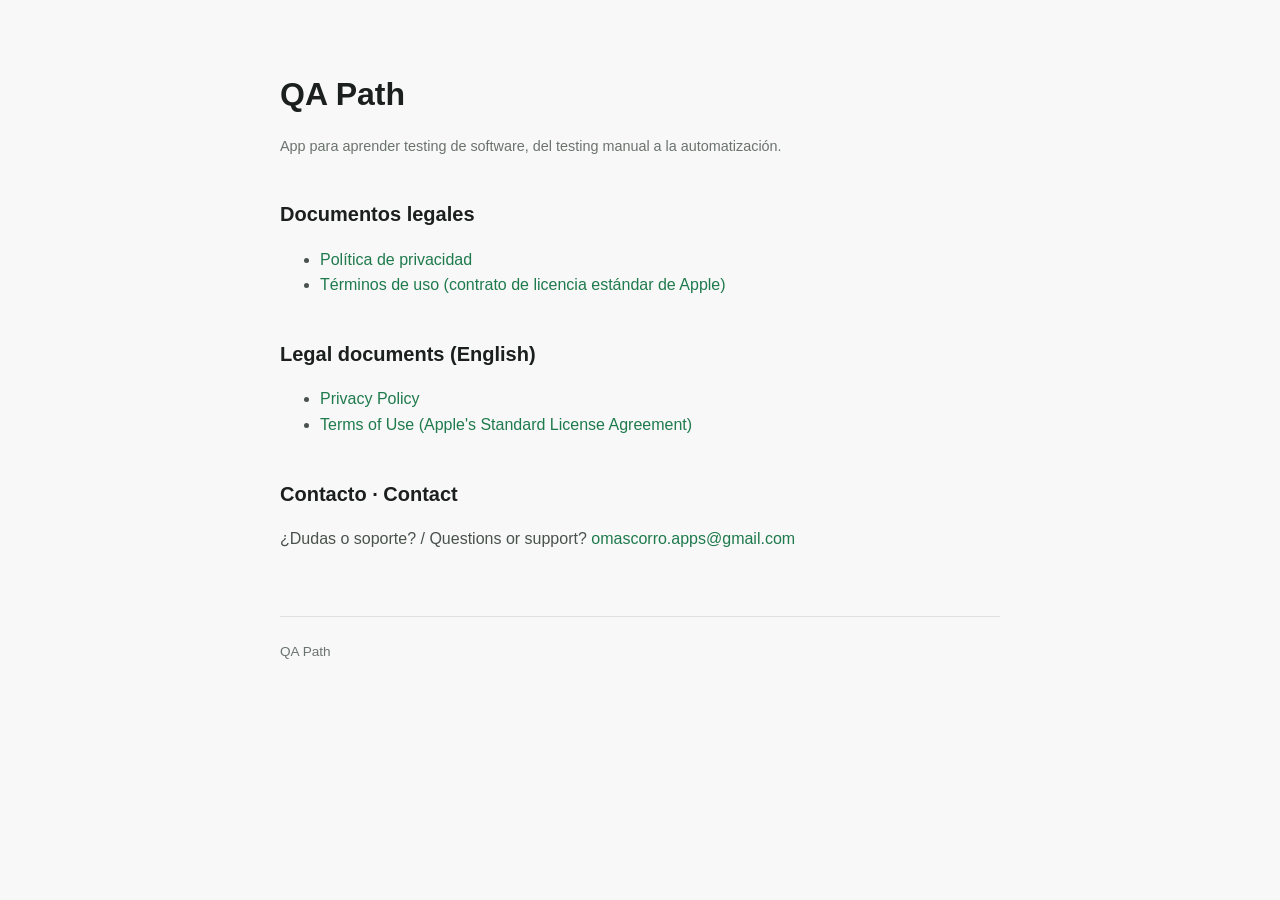
<file: index.html>
<!DOCTYPE html>
<html lang="es-MX">
<head>
<meta charset="UTF-8">
<meta name="viewport" content="width=device-width, initial-scale=1.0">
<title>QA Path — Información legal</title>
<link rel="stylesheet" href="style.css">
</head>
<body>
<main>
  <h1>QA Path</h1>
  <p class="updated">App para aprender testing de software, del testing manual a la automatización.</p>

  <h2>Documentos legales</h2>
  <ul>
    <li><a href="privacidad.html">Política de privacidad</a></li>
    <li><a href="https://www.apple.com/legal/internet-services/itunes/dev/stdeula/">Términos de uso (contrato de licencia estándar de Apple)</a></li>
  </ul>

  <h2>Legal documents (English)</h2>
  <ul>
    <li><a href="privacy.html">Privacy Policy</a></li>
    <li><a href="https://www.apple.com/legal/internet-services/itunes/dev/stdeula/">Terms of Use (Apple's Standard License Agreement)</a></li>
  </ul>

  <h2>Contacto · Contact</h2>
  <p>¿Dudas o soporte? / Questions or support? <a href="mailto:omascorro.apps@gmail.com?subject=QA%20Path">omascorro.apps@gmail.com</a></p>

  <footer>QA Path</footer>
</main>
</body>
</html>
</file>
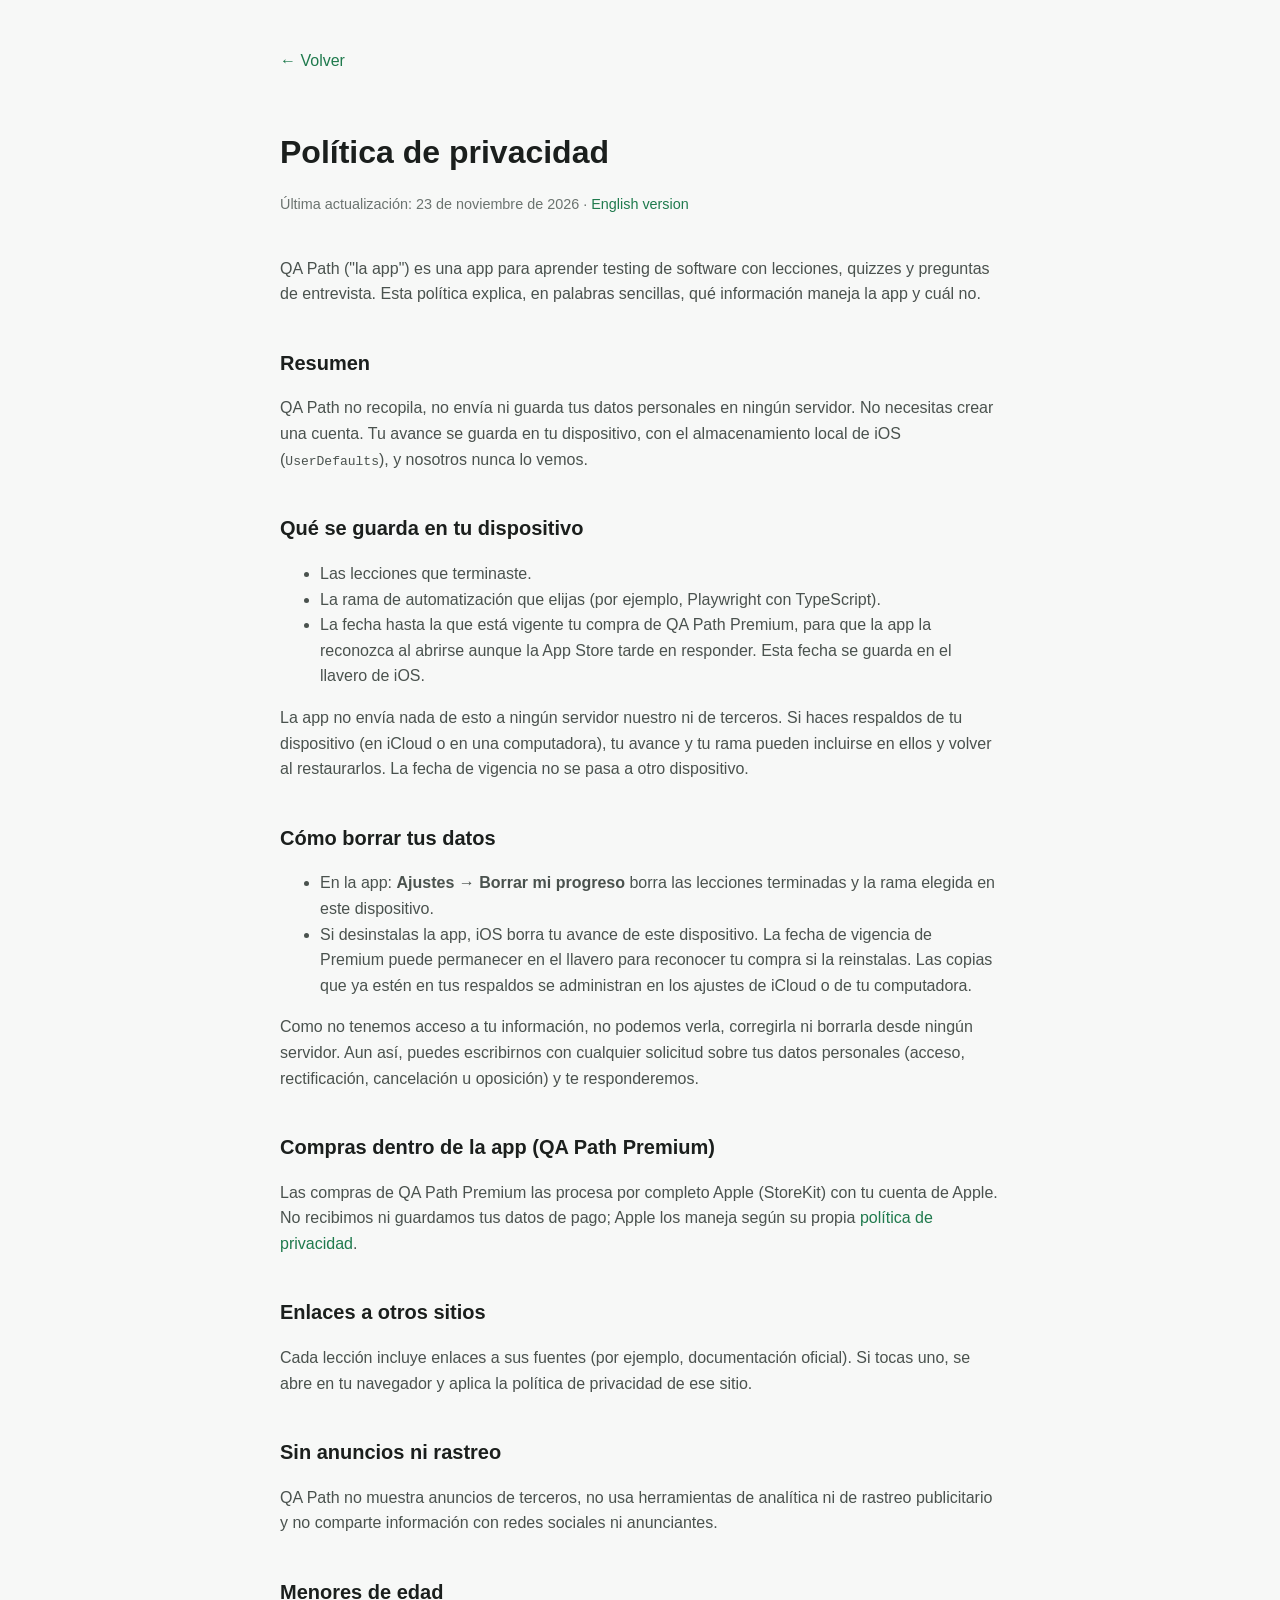
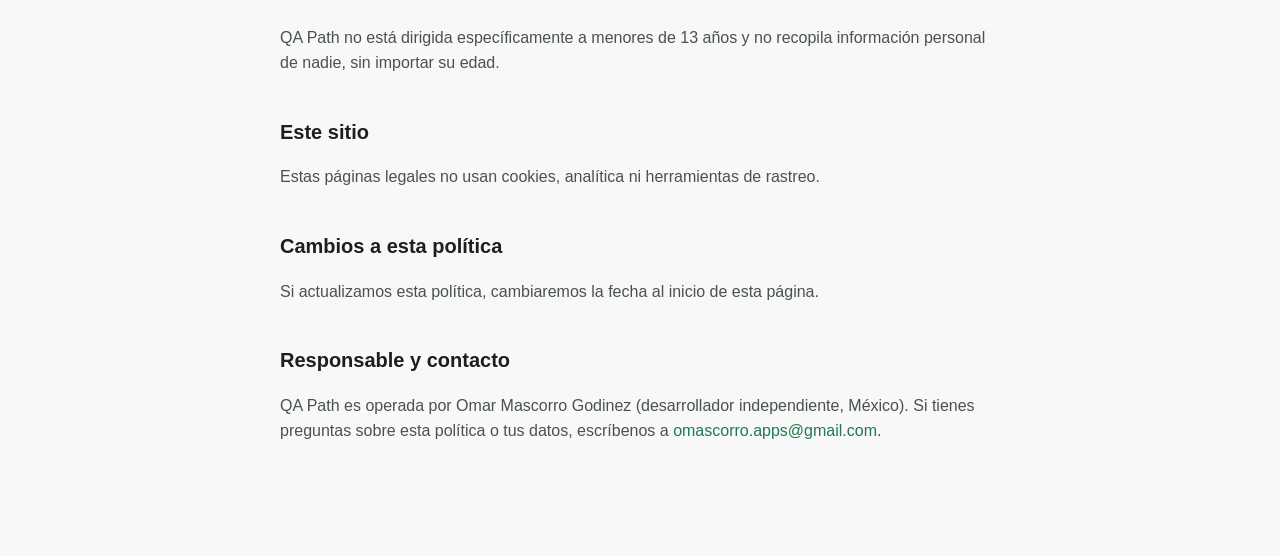
<file: privacidad.html>
<!DOCTYPE html>
<html lang="es-MX">
<head>
<meta charset="UTF-8">
<meta name="viewport" content="width=device-width, initial-scale=1.0">
<title>Política de privacidad — QA Path</title>
<link rel="stylesheet" href="style.css">
</head>
<body>
<main>
  <a class="back" href="index.html">&larr; Volver</a>
  <h1>Política de privacidad</h1>
  <p class="updated">Última actualización: 23 de noviembre de 2026 · <a href="privacy.html">English version</a></p>

  <p>QA Path ("la app") es una app para aprender testing de software con lecciones, quizzes y preguntas de entrevista. Esta política explica, en palabras sencillas, qué información maneja la app y cuál no.</p>

  <h2>Resumen</h2>
  <p>QA Path no recopila, no envía ni guarda tus datos personales en ningún servidor. No necesitas crear una cuenta. Tu avance se guarda en tu dispositivo, con el almacenamiento local de iOS (<code>UserDefaults</code>), y nosotros nunca lo vemos.</p>

  <h2>Qué se guarda en tu dispositivo</h2>
  <ul>
    <li>Las lecciones que terminaste.</li>
    <li>La rama de automatización que elijas (por ejemplo, Playwright con TypeScript).</li>
    <li>La fecha hasta la que está vigente tu compra de QA Path Premium, para que la app la reconozca al abrirse aunque la App Store tarde en responder. Esta fecha se guarda en el llavero de iOS.</li>
  </ul>
  <p>La app no envía nada de esto a ningún servidor nuestro ni de terceros. Si haces respaldos de tu dispositivo (en iCloud o en una computadora), tu avance y tu rama pueden incluirse en ellos y volver al restaurarlos. La fecha de vigencia no se pasa a otro dispositivo.</p>

  <h2>Cómo borrar tus datos</h2>
  <ul>
    <li>En la app: <strong>Ajustes → Borrar mi progreso</strong> borra las lecciones terminadas y la rama elegida en este dispositivo.</li>
    <li>Si desinstalas la app, iOS borra tu avance de este dispositivo. La fecha de vigencia de Premium puede permanecer en el llavero para reconocer tu compra si la reinstalas. Las copias que ya estén en tus respaldos se administran en los ajustes de iCloud o de tu computadora.</li>
  </ul>
  <p>Como no tenemos acceso a tu información, no podemos verla, corregirla ni borrarla desde ningún servidor. Aun así, puedes escribirnos con cualquier solicitud sobre tus datos personales (acceso, rectificación, cancelación u oposición) y te responderemos.</p>

  <h2>Compras dentro de la app (QA Path Premium)</h2>
  <p>Las compras de QA Path Premium las procesa por completo Apple (StoreKit) con tu cuenta de Apple. No recibimos ni guardamos tus datos de pago; Apple los maneja según su propia <a href="https://www.apple.com/legal/privacy/" target="_blank" rel="noopener">política de privacidad</a>.</p>

  <h2>Enlaces a otros sitios</h2>
  <p>Cada lección incluye enlaces a sus fuentes (por ejemplo, documentación oficial). Si tocas uno, se abre en tu navegador y aplica la política de privacidad de ese sitio.</p>

  <h2>Sin anuncios ni rastreo</h2>
  <p>QA Path no muestra anuncios de terceros, no usa herramientas de analítica ni de rastreo publicitario y no comparte información con redes sociales ni anunciantes.</p>

  <h2>Menores de edad</h2>
  <p>QA Path no está dirigida específicamente a menores de 13 años y no recopila información personal de nadie, sin importar su edad.</p>

  <h2>Este sitio</h2>
  <p>Estas páginas legales no usan cookies, analítica ni herramientas de rastreo.</p>

  <h2>Cambios a esta política</h2>
  <p>Si actualizamos esta política, cambiaremos la fecha al inicio de esta página.</p>

  <h2>Responsable y contacto</h2>
  <p>QA Path es operada por Omar Mascorro Godinez (desarrollador independiente, México). Si tienes preguntas sobre esta política o tus datos, escríbenos a <a href="mailto:omascorro.apps@gmail.com?subject=QA%20Path">omascorro.apps@gmail.com</a>.</p>
</main>
</body>
</html>
</file>
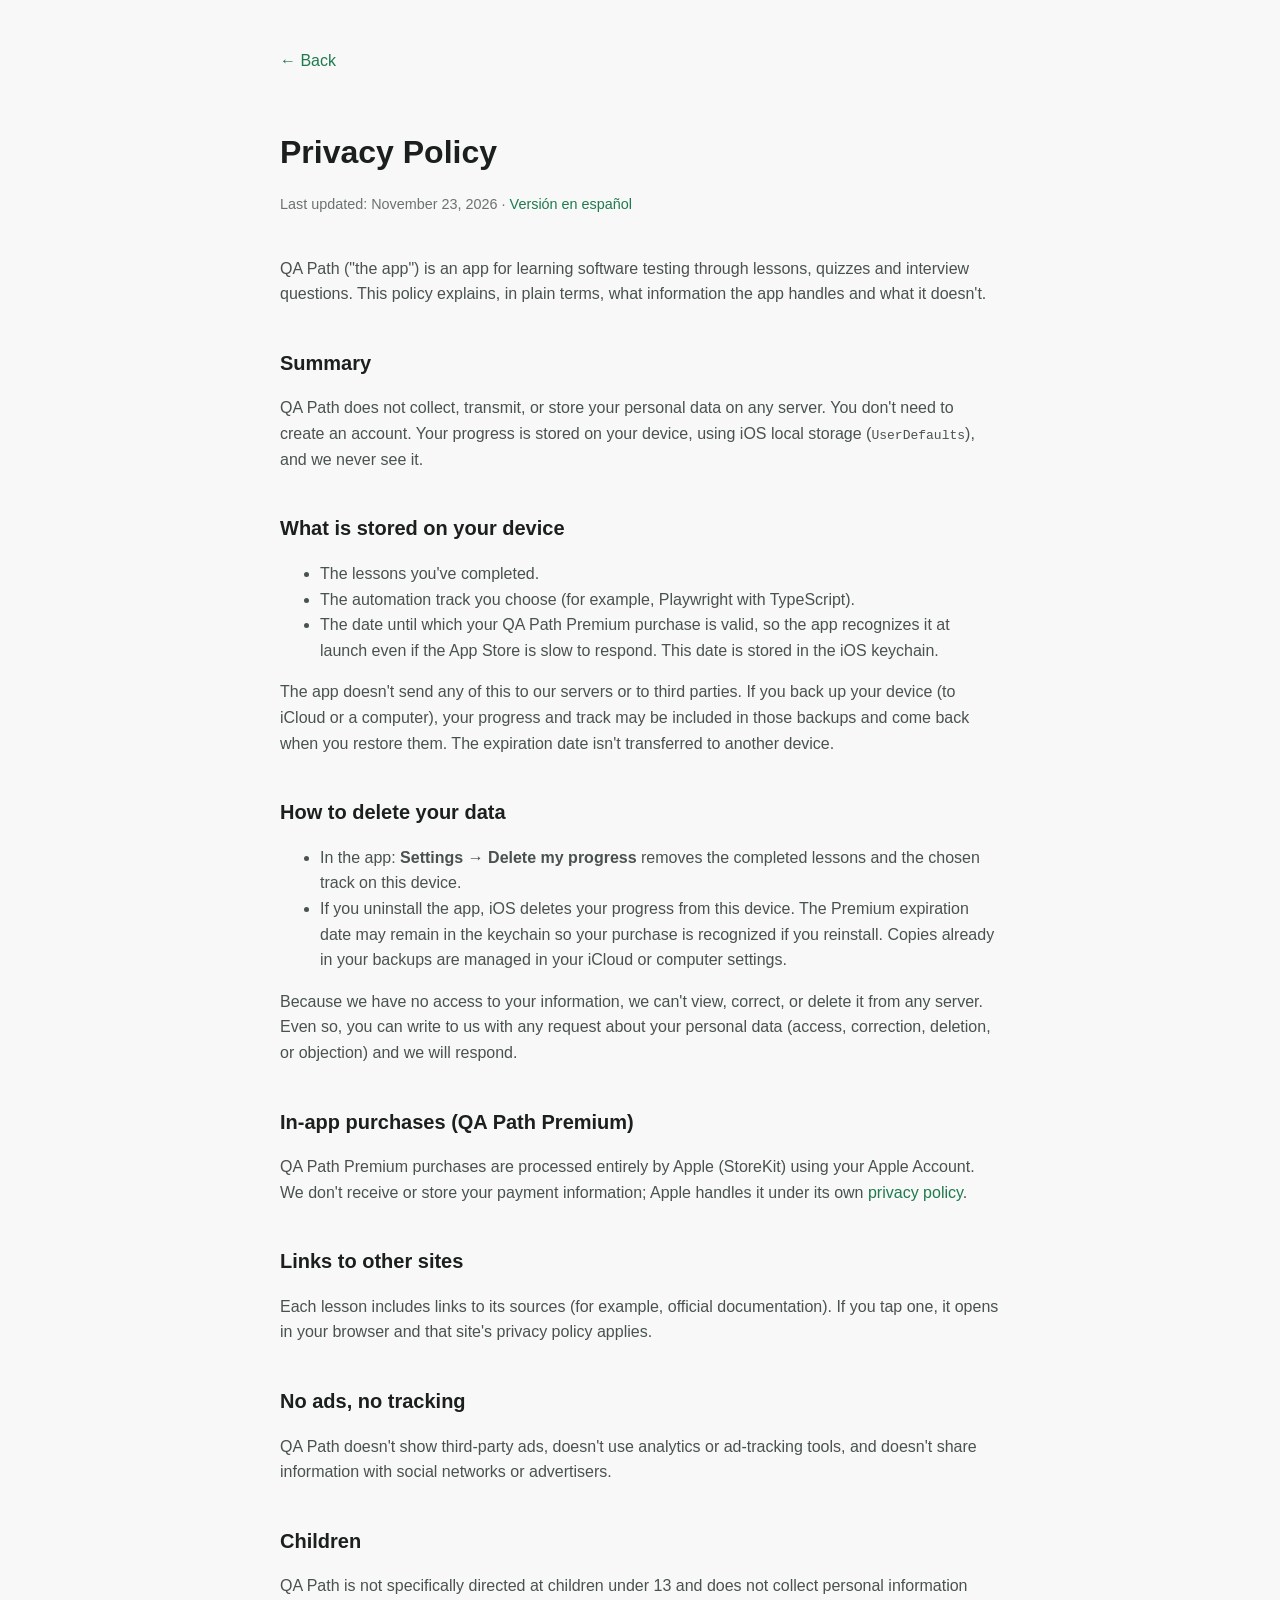
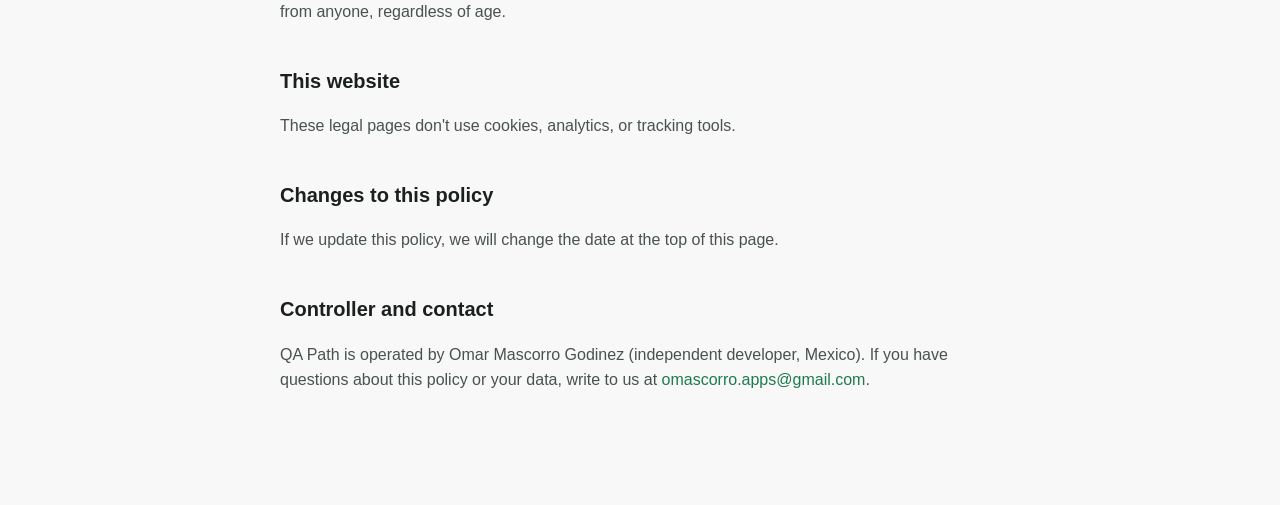
<file: privacy.html>
<!DOCTYPE html>
<html lang="en">
<head>
<meta charset="UTF-8">
<meta name="viewport" content="width=device-width, initial-scale=1.0">
<title>Privacy Policy — QA Path</title>
<link rel="stylesheet" href="style.css">
</head>
<body>
<main>
  <a class="back" href="index.html">&larr; Back</a>
  <h1>Privacy Policy</h1>
  <p class="updated">Last updated: November 23, 2026 · <a href="privacidad.html">Versión en español</a></p>

  <p>QA Path ("the app") is an app for learning software testing through lessons, quizzes and interview questions. This policy explains, in plain terms, what information the app handles and what it doesn't.</p>

  <h2>Summary</h2>
  <p>QA Path does not collect, transmit, or store your personal data on any server. You don't need to create an account. Your progress is stored on your device, using iOS local storage (<code>UserDefaults</code>), and we never see it.</p>

  <h2>What is stored on your device</h2>
  <ul>
    <li>The lessons you've completed.</li>
    <li>The automation track you choose (for example, Playwright with TypeScript).</li>
    <li>The date until which your QA Path Premium purchase is valid, so the app recognizes it at launch even if the App Store is slow to respond. This date is stored in the iOS keychain.</li>
  </ul>
  <p>The app doesn't send any of this to our servers or to third parties. If you back up your device (to iCloud or a computer), your progress and track may be included in those backups and come back when you restore them. The expiration date isn't transferred to another device.</p>

  <h2>How to delete your data</h2>
  <ul>
    <li>In the app: <strong>Settings → Delete my progress</strong> removes the completed lessons and the chosen track on this device.</li>
    <li>If you uninstall the app, iOS deletes your progress from this device. The Premium expiration date may remain in the keychain so your purchase is recognized if you reinstall. Copies already in your backups are managed in your iCloud or computer settings.</li>
  </ul>
  <p>Because we have no access to your information, we can't view, correct, or delete it from any server. Even so, you can write to us with any request about your personal data (access, correction, deletion, or objection) and we will respond.</p>

  <h2>In-app purchases (QA Path Premium)</h2>
  <p>QA Path Premium purchases are processed entirely by Apple (StoreKit) using your Apple Account. We don't receive or store your payment information; Apple handles it under its own <a href="https://www.apple.com/legal/privacy/" target="_blank" rel="noopener">privacy policy</a>.</p>

  <h2>Links to other sites</h2>
  <p>Each lesson includes links to its sources (for example, official documentation). If you tap one, it opens in your browser and that site's privacy policy applies.</p>

  <h2>No ads, no tracking</h2>
  <p>QA Path doesn't show third-party ads, doesn't use analytics or ad-tracking tools, and doesn't share information with social networks or advertisers.</p>

  <h2>Children</h2>
  <p>QA Path is not specifically directed at children under 13 and does not collect personal information from anyone, regardless of age.</p>

  <h2>This website</h2>
  <p>These legal pages don't use cookies, analytics, or tracking tools.</p>

  <h2>Changes to this policy</h2>
  <p>If we update this policy, we will change the date at the top of this page.</p>

  <h2>Controller and contact</h2>
  <p>QA Path is operated by Omar Mascorro Godinez (independent developer, Mexico). If you have questions about this policy or your data, write to us at <a href="mailto:omascorro.apps@gmail.com?subject=QA%20Path">omascorro.apps@gmail.com</a>.</p>
</main>
</body>
</html>
</file>
<file: style.css>
:root {
  color-scheme: light dark;
  --fondo: #f7f8f7;
  --texto: #1b1f1d;
  --suave: #4a524e;
  --tenue: #6b736f;
  --acento: #1f7a4d;
  --linea: rgba(0, 0, 0, 0.1);
}

@media (prefers-color-scheme: dark) {
  :root {
    --fondo: #111413;
    --texto: rgba(255, 255, 255, 0.92);
    --suave: rgba(255, 255, 255, 0.72);
    --tenue: rgba(255, 255, 255, 0.5);
    --acento: #5fd39a;
    --linea: rgba(255, 255, 255, 0.12);
  }
}

body {
  margin: 0;
  background: var(--fondo);
  color: var(--texto);
  font-family: -apple-system, BlinkMacSystemFont, "Segoe UI", Roboto, sans-serif;
  line-height: 1.6;
}

main { max-width: 720px; margin: 0 auto; padding: 48px 16px 96px; }
h1 { font-size: 2rem; margin-bottom: 4px; }
h2 { font-size: 1.25rem; margin-top: 2.5rem; }
p, li { color: var(--suave); }
.updated { color: var(--tenue); font-size: 0.9rem; margin-bottom: 2.5rem; }
a { color: var(--acento); text-decoration: none; }
a:hover { text-decoration: underline; }
.back { display: inline-block; margin-bottom: 2rem; }
footer { margin-top: 4rem; padding-top: 1.5rem; border-top: 1px solid var(--linea); color: var(--tenue); font-size: 0.85rem; }
</file>
